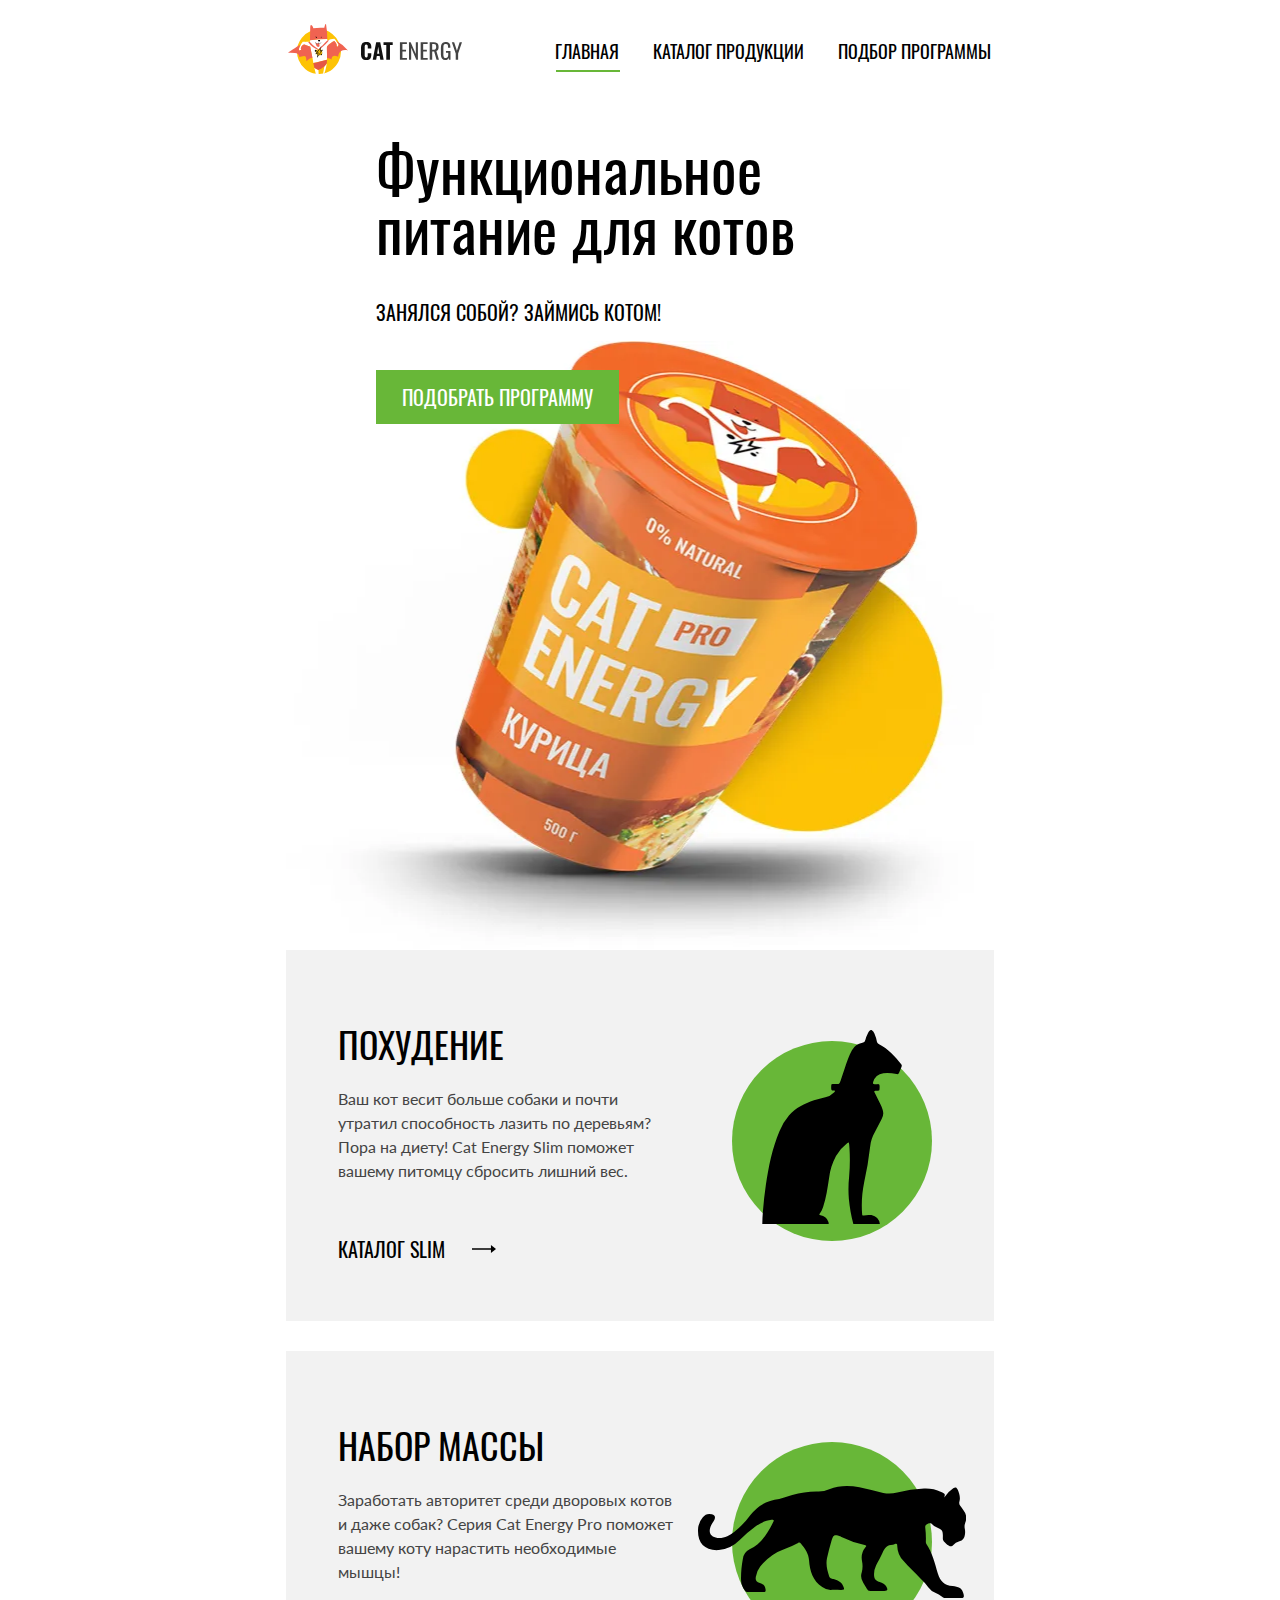
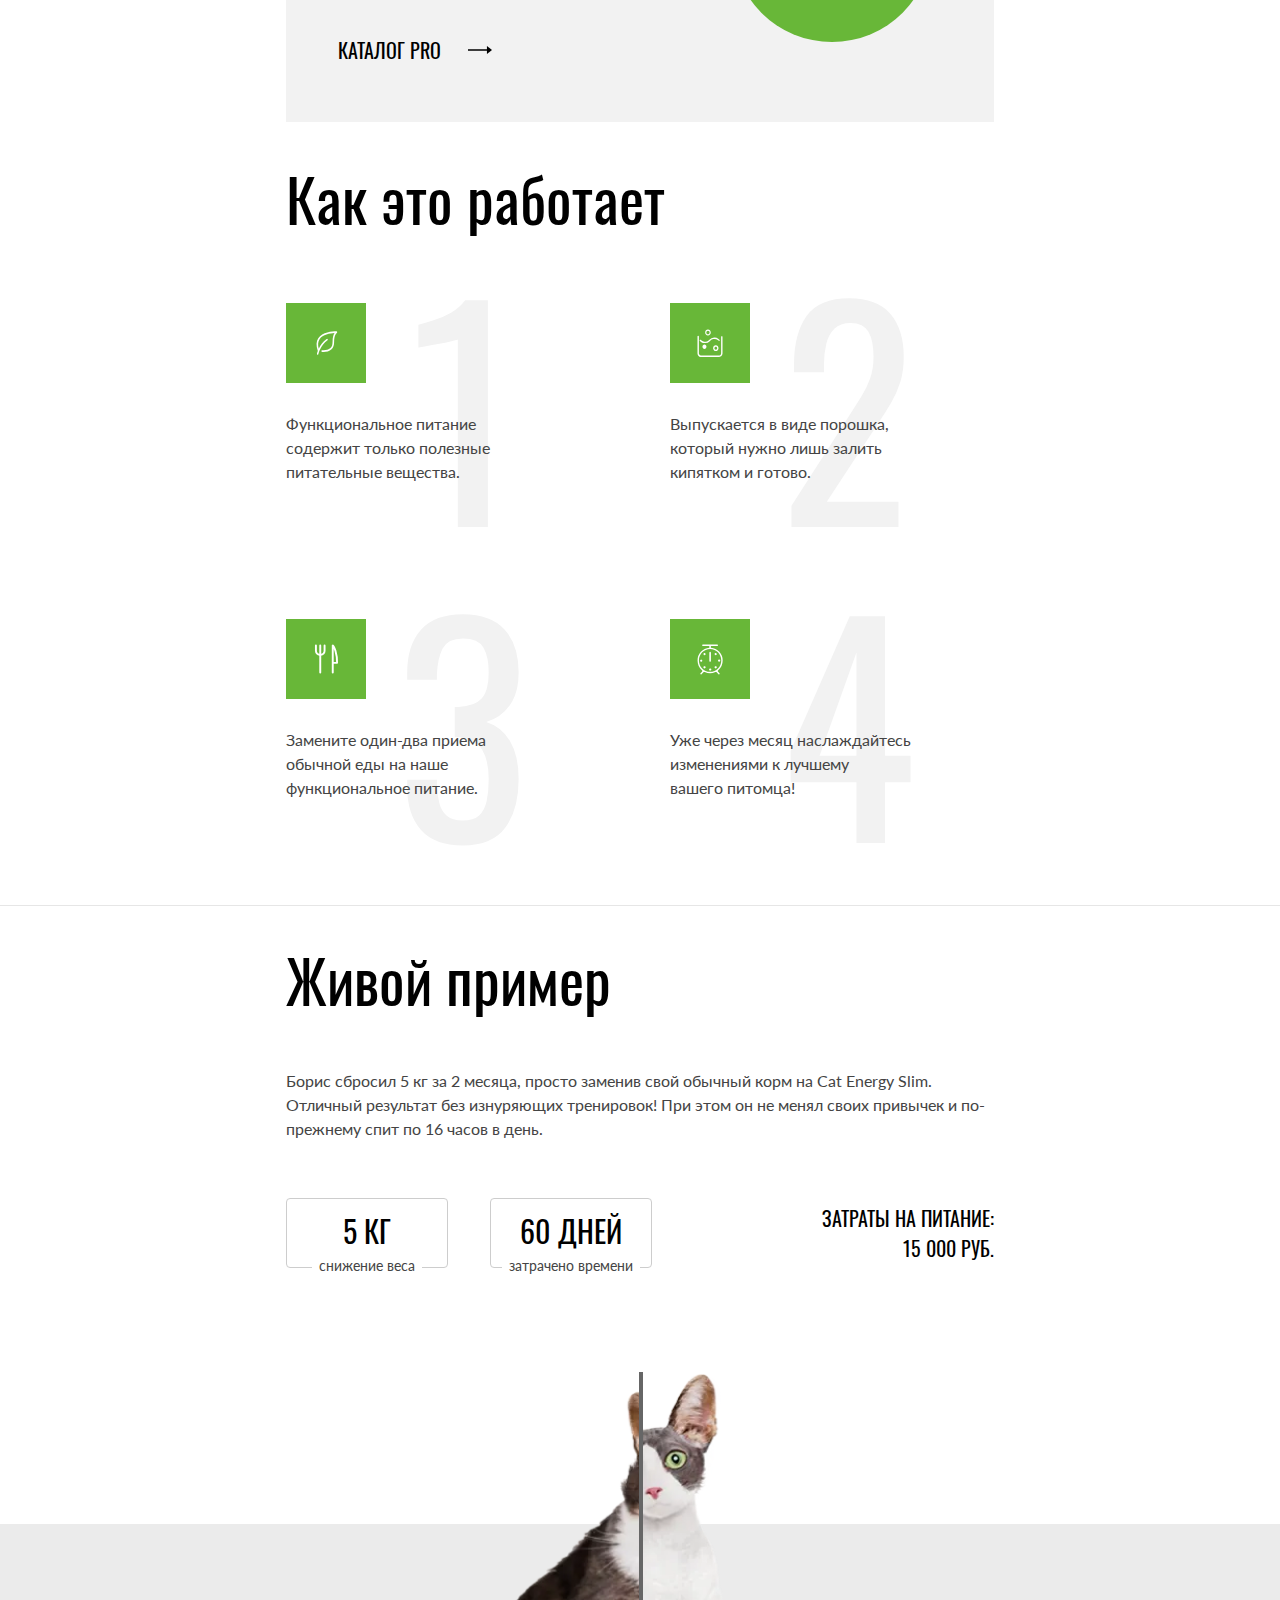
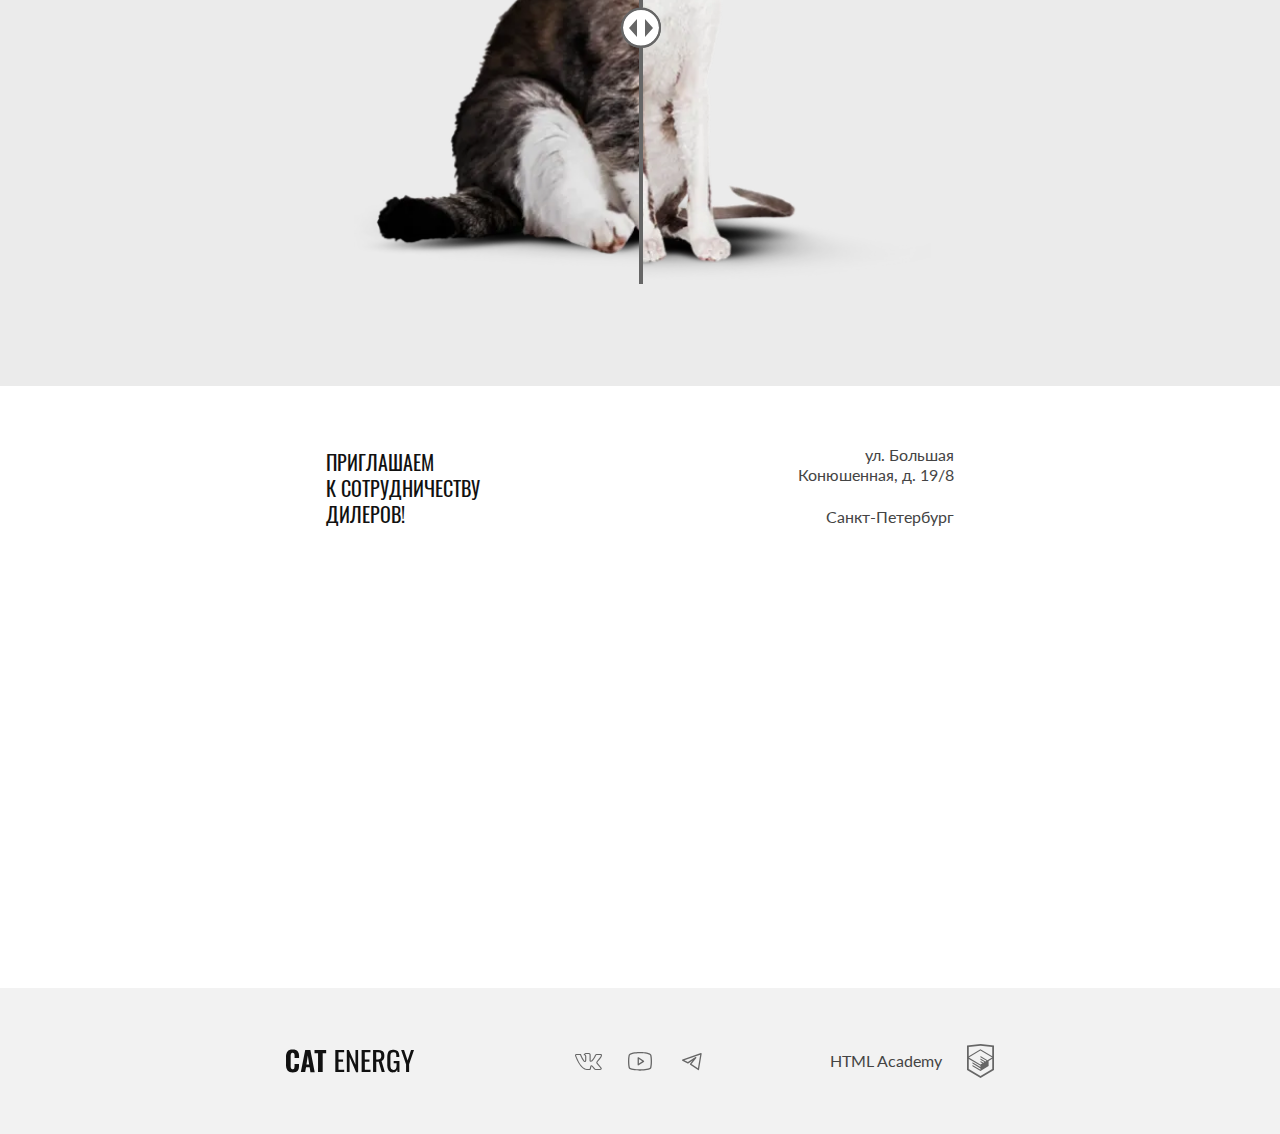
<file: index.html>
<!DOCTYPE html><html class="page" lang="ru"><head><meta charset="UTF-8"><title>Кэт энерджи</title><meta name="viewport" content="width=device-width,initial-scale=1"><link rel="stylesheet" href="styles/styles.css"><link rel="icon" href="favicon.ico"><link rel="icon" href="favicons/icon.svg" type="image/svg+xml"><link rel="apple-touch-icon" href="favicons/apple.png"><link rel="manifest" href="manifest.webmanifest"><link rel="preload" as="font" href="./fonts/lato/Lato-Regular.woff2" type="font/woff2" crossorigin="anonymous"><link rel="preload" as="font" href="./fonts/oswald/oswaldregular.woff2" type="font/woff2" crossorigin="anonymous"><script src="scripts/index.js" defer="defer"></script></head><body class="page__body"><header class="main-header"><nav class="main-header__nav main-header__nav--main main-header__nav--nojs"><div class="main-header__wrap"><a class="main-header__logo logo" href="#"><picture><source media="(min-width: 1440px)" srcset="./images/logo-image-desktop.svg" type="image/svg+xml" width="70" height="59"><source media="(min-width: 768px)" srcset="./images/logo-image-tablet.svg" type="image/svg+xml" width="60" height="50"><img class="logo-image" src="./images/logo-image-mobile.svg" width="33" height="38" alt="Логотип Cat Energy"></picture><img class="logo-text" width="101" height="18" src="./images/logo-text.svg" alt="Текстовый логотип Cat Energy"> </a><button class="main-header__toggler" type="button"><span class="visually-hidden">Открыть меню</span></button></div><ul class="main-header__menu site-menu site-menu--main"><li class="site-menu__item site-menu__item--current"><a class="site-menu__link" href="#">Главная</a></li><li class="site-menu__item"><a class="site-menu__link" href="catalog.html">Каталог продукции</a></li><li class="site-menu__item"><a class="site-menu__link" href="#">Подбор программы</a></li></ul></nav></header><main class="page__main-container main-container"><section class="main-container__header-promo header-promo"><div class="header-promo__inner container"><h1 class="header-promo__heading">Функциональное питание для котов</h1><p class="header-promo__text">Занялся собой? Займись котом!</p><picture><source width="552" height="499" type="image/webp" media="(min-width: 1440px)" srcset="./images/index-can-desktop@1x.webp, images/index-can-desktop@2x.webp 2x"><source width="709" height="609" type="image/webp" media="(min-width: 768px)" srcset="./images/index-can-tablet@1x.webp, images/index-can-tablet@2x.webp 2x"><source width="280" height="270" type="image/webp" srcset="./images/index-can-mobile@1x.webp, images/index-can-mobile@2x.webp 2x"><source width="552" height="499" type="image/png" media="(min-width: 1440px)" srcset="./images/index-can-desktop@1x.png, images/index-can-desktop@2x.png 2x"><source width="709" height="609" type="image/jpeg" media="(min-width: 768px)" srcset="./images/index-can-tablet@1x.jpg, images/index-can-tablet@2x.jpg 2x"><img class="header-promo__image" src="images/index-can-mobile@1x.png" srcset="images/index-can-mobile@2x.png 2x" width="280" height="270" alt="Банка Cat Energy Pro"></picture><a class="header-promo__button button" href="#">Подобрать программу</a></div></section><section class="main-container__sports-nutrition sports-nutrition"><div class="sports-nutrition__inner container"><h2 class="visually-hidden">Разделы каталога</h2><ul class="sports-nutrition__list"><li class="sports-nutrition__item"><h3 class="sports-nutrition__heading sports-nutrition__heading--slim">Похудение</h3><p class="sports-nutrition__description">Ваш кот весит больше собаки и почти утратил способность лазить по деревьям? Пора на диету! Cat Energy Slim поможет вашему питомцу сбросить лишний вес.</p><a class="sports-nutrition__link" href="#">Каталог slim</a></li><li class="sports-nutrition__item"><h3 class="sports-nutrition__heading sports-nutrition__heading--pro">Набор массы</h3><p class="sports-nutrition__description">Заработать авторитет среди дворовых котов и даже собак? Серия Cat Energy Pro поможет вашему коту нарастить необходимые мышцы!</p><a class="sports-nutrition__link" href="#">Каталог pro</a></li></ul></div></section><section class="main-container__advantages advantages"><div class="advantages__inner container"><h2 class="advantages__heading">Как это работает</h2><ol class="advantages__list"><li class="advantages__item advantages__item--useful-material"><p class="advantages__discription">Функциональное питание содержит только полезные питательные вещества.</p></li><li class="advantages__item advantages__item--mixture"><p class="advantages__discription">Выпускается в виде порошка, который нужно лишь залить кипятком и готово.</p></li><li class="advantages__item advantages__item--meal"><p class="advantages__discription">Замените один-два приема обычной еды на наше функциональное питание.</p></li><li class="advantages__item advantages__item--result"><p class="advantages__discription">Уже через месяц наслаждайтесь изменениями к лучшему вашего&nbsp;питомца!</p></li></ol></div></section><section class="main-container__example example"><div class="example__inner container"><div class="example__content"><h2 class="example__heading">Живой пример</h2><p class="example__discription">Борис сбросил 5 кг за 2 месяца, просто заменив свой обычный корм на Cat Energy Slim. Отличный результат без изнуряющих тренировок! При этом он не менял своих привычек и по-прежнему спит по 16 часов в день.</p><dl class="example__list"><div class="example__item"><dt class="example__title">Снижение веса</dt><dd class="example__digital-value">5 кг</dd></div><div class="example__item"><dt class="example__title">Затрачено времени</dt><dd class="example__digital-value">60 ДНЕЙ</dd></div></dl><p class="example__spending"><span>Затраты на питание:</span> <span>15&nbsp;000&nbsp;руб.</span></p></div><div class="example__wrap"><div class="example__images"><div class="example__image example__image--before example__image--active"><picture><source width="560" height="512" type="image/webp" media="(min-width: 768px)" srcset="./images/cat-fat-desktop@1x.webp, ./images/cat-fat-desktop@2x.webp 2x"><source width="280" height="256" type="image/webp" srcset="./images/cat-fat-mobile@1x.webp, ./images/cat-fat-mobile@2x.webp 2x"><source width="560" height="512" type="image/png" media="(min-width: 768px)" srcset="./images/cat-fat-desktop@1x.png, ./images/cat-fat-desktop@2x.png 2x"><img src="images/cat-fat-mobile@1x.png" srcset="images/cat-fat-mobile@2x.png 2x" width="280" height="256" alt="Кот до употребления корма"></picture><button class="example__button" type="button"><span class="visually-hidden">Переключатель котиков</span></button></div><div class="example__image example__image--after"><picture><source width="560" height="512" type="image/webp" media="(min-width: 768px)" srcset="./images/cat-small-desktop-after@1x.webp, ./images/cat-small-desktop-after@2x.webp 2x"><source width="280" height="256" type="image/webp" srcset="./images/cat-small-mobile-after@1x.webp, ./images/cat-small-mobile-after@2x.webp 2x"><source width="560" height="512" type="image/png" media="(min-width: 768px)" srcset="./images/cat-small-desktop-after@1x.png, ./images/cat-small-desktop-after@2x.png 2x"><img src="images//cat-small-mobile-after@1x.png" srcset="images/cat-small-mobile-after@2x.png 2x" width="280" height="256" alt="Кот после употребления корма"></picture></div></div></div></div></section><section class="main-container__contacts contacts contacts--main"><div class="contacts-wrapper"><div class="contacts__inner container"><h2 class="visually-hidden">Контакты</h2><p class="contacts__description">Приглашаем<br>к сотрудничеству дилеров!</p><p class="contacts__address"><span>ул. Большая Конюшенная, д. 19/8</span> <span>Санкт-Петербург</span></p></div></div><div class="contacts-map-script-wrap contacts-map-script-wrap--nojs"><iframe class="contacts-map-script" src="https://www.google.com/maps/embed?pb=!1m18!1m12!1m3!1d1998.603625719817!2d30.32047247732077!3d59.938719162093584!2m3!1f0!2f0!3f0!3m2!1i1024!2i768!4f13.1!3m3!1m2!1s0x4696310fca145cc1%3A0x42b32648d8238007!2z0JHQvtC70YzRiNCw0Y8g0JrQvtC90Y7RiNC10L3QvdCw0Y8g0YPQuy4sIDE5LzgsINCh0LDQvdC60YIt0J_QtdGC0LXRgNCx0YPRgNCzLCAxOTExODY!5e0!3m2!1sru!2sru!4v1725535358266!5m2!1sru!2sru" width="600" height="450" style="border:0;" allowfullscreen="" loading="lazy" referrerpolicy="no-referrer-when-downgrade"></iframe></div><noscript><picture><source width="1440" height="400" type="image/webp" media="(min-width: 1440px)" srcset="./images/map-desktop@1x.webp, ./images/map-desktop@2x.webp 2x"><source width="768" height="400" type="image/webp" media="(min-width: 768px)" srcset="./images/map-tablet@1x.webp, ./images/map-tablet@2x.webp 2x"><source width="280" height="256" type="image/webp" srcset="./images/map-mobile@1x.webp, ./images/map-mobile@2x.webp 2x"><source width="1440" height="400" type="image/png" media="(min-width: 1440px)" srcset="./images/map-desktop@1x.png, ./images/map-desktop@2x.png 2x"><source width="768" height="400" type="image/png" media="(min-width: 768px)" srcset="./images/map-tablet@1x.png, ./images/map-tablet@2x.png 2x"><img class="contacts-map" src="images/map-mobile@1x.png" srcset="images/map-mobile@2x.png 2x" width="320" height="362" alt="Карта с магазином"></picture></noscript></section></main><footer class="page__main-footer main-footer"><span class="visually-hidden">"Текстовый логотип Cat Energy"</span><div class="main-footer__inner container"><a class="main-footer__logo" href="#"><span class="visually-hidden">"Текстовый логотип Cat Energy"</span></a><ul class="main-footer__social social"><li class="social__item"><a class="social__link social__link--vkontakte" href="https://vk.com/htmlacademy" target="_blank" rel="noreferrer noopener"><span class="visually-hidden">Вконтакте</span></a></li><li class="social__item"><a class="social__link social__link--youtube" href="https://www.youtube.com/c/HTMLAcademyRUS" target="_blank" rel="noreferrer noopener"><span class="visually-hidden">YouTube</span></a></li><li class="social__item"><a class="social__link social__link--telegram" href="https://t.me/htmlacademy" target="_blank" rel="noreferrer noopener"><span class="visually-hidden">Telegram</span></a></li></ul><a class="main-footer__developer developer" href="https://htmlacademy.ru/intensive/htmlcss" target="_blank" rel="noreferrer noopener"><span class="developer__website-developer">HTML Academy</span></a></div></footer></body></html>
</file>
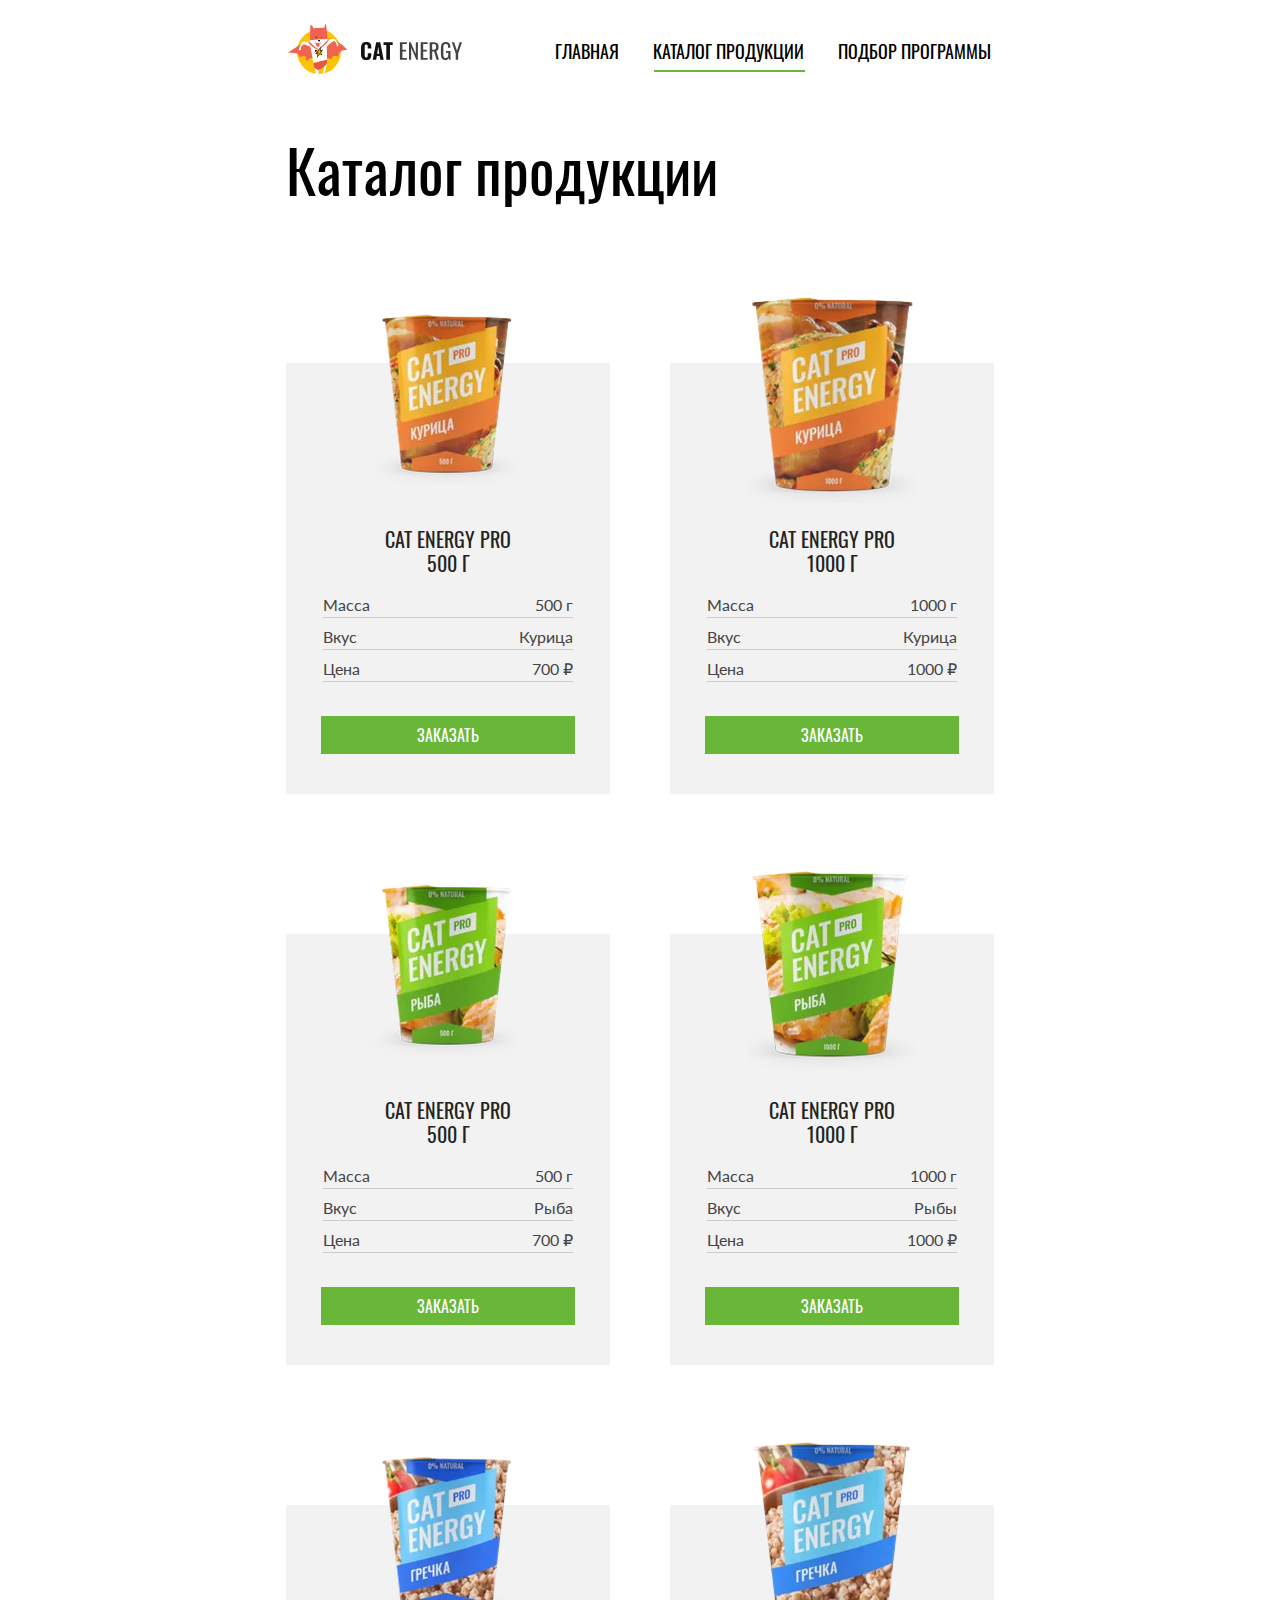
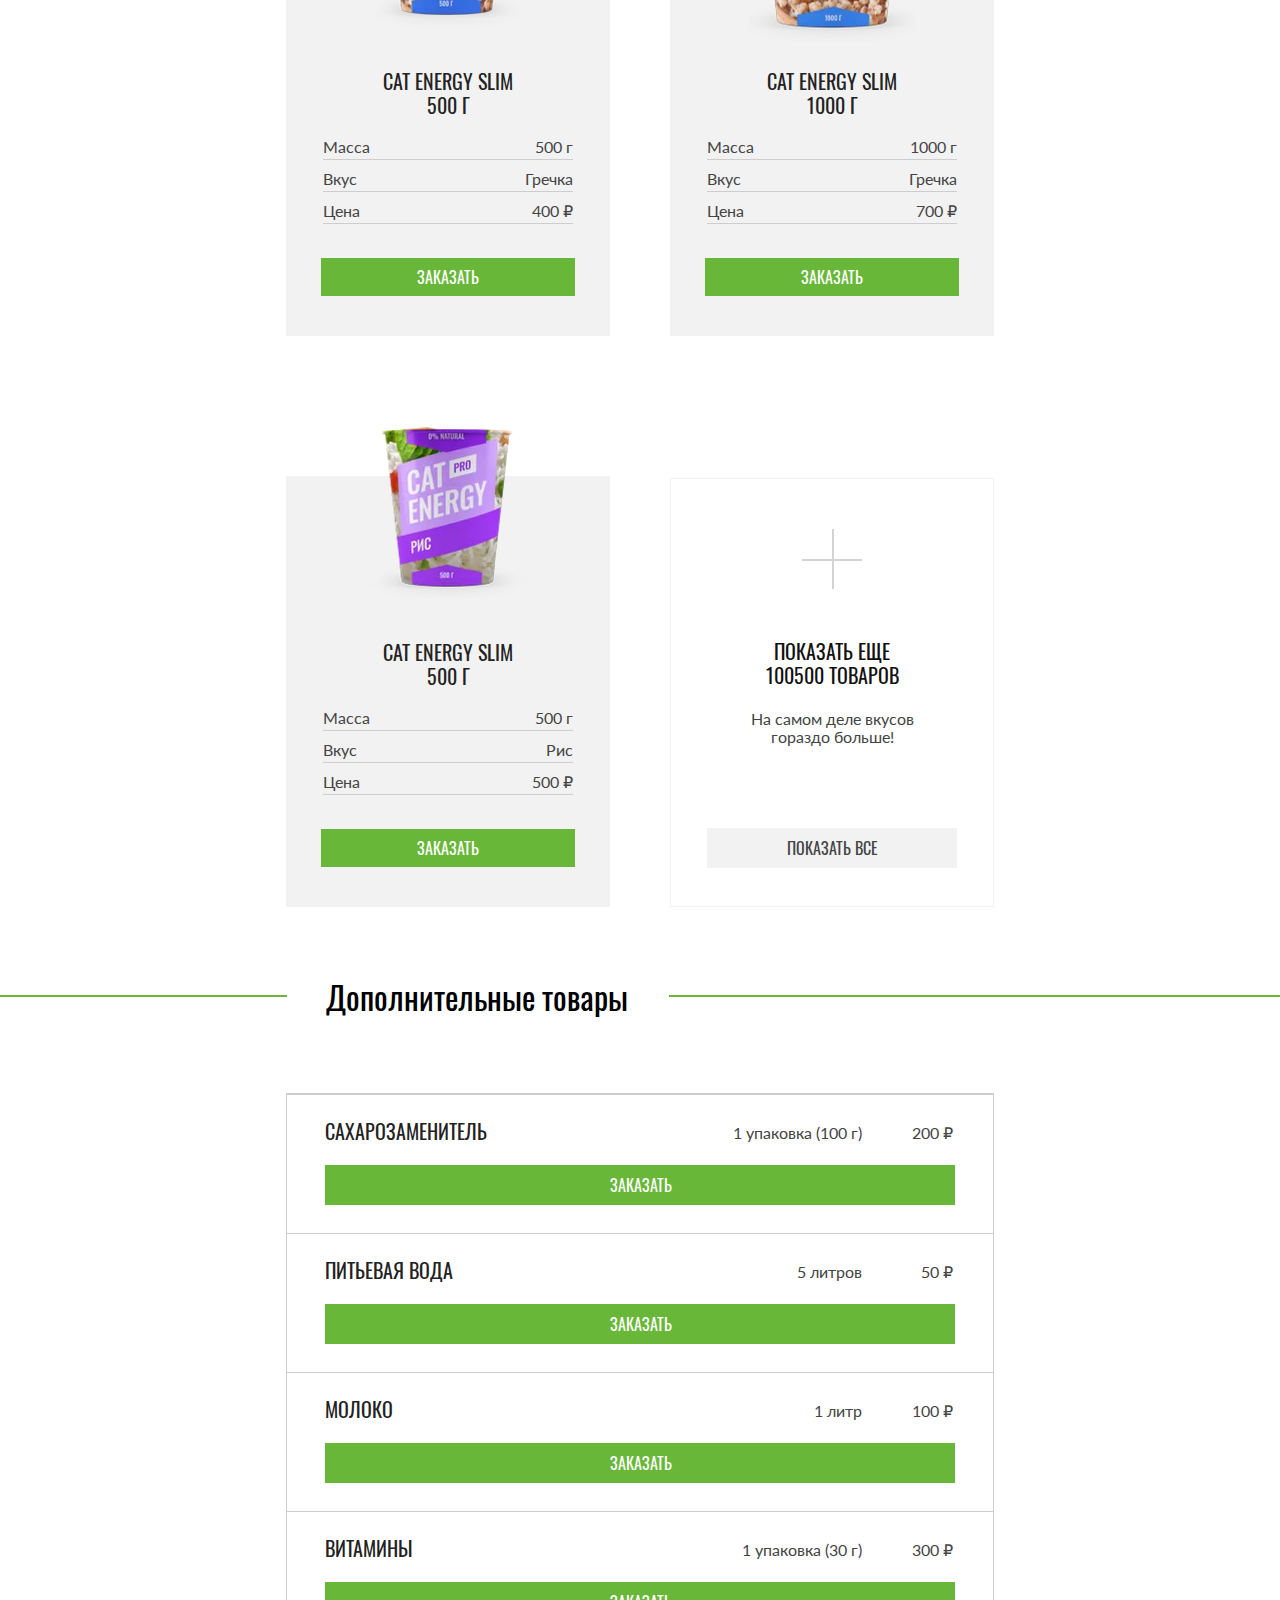
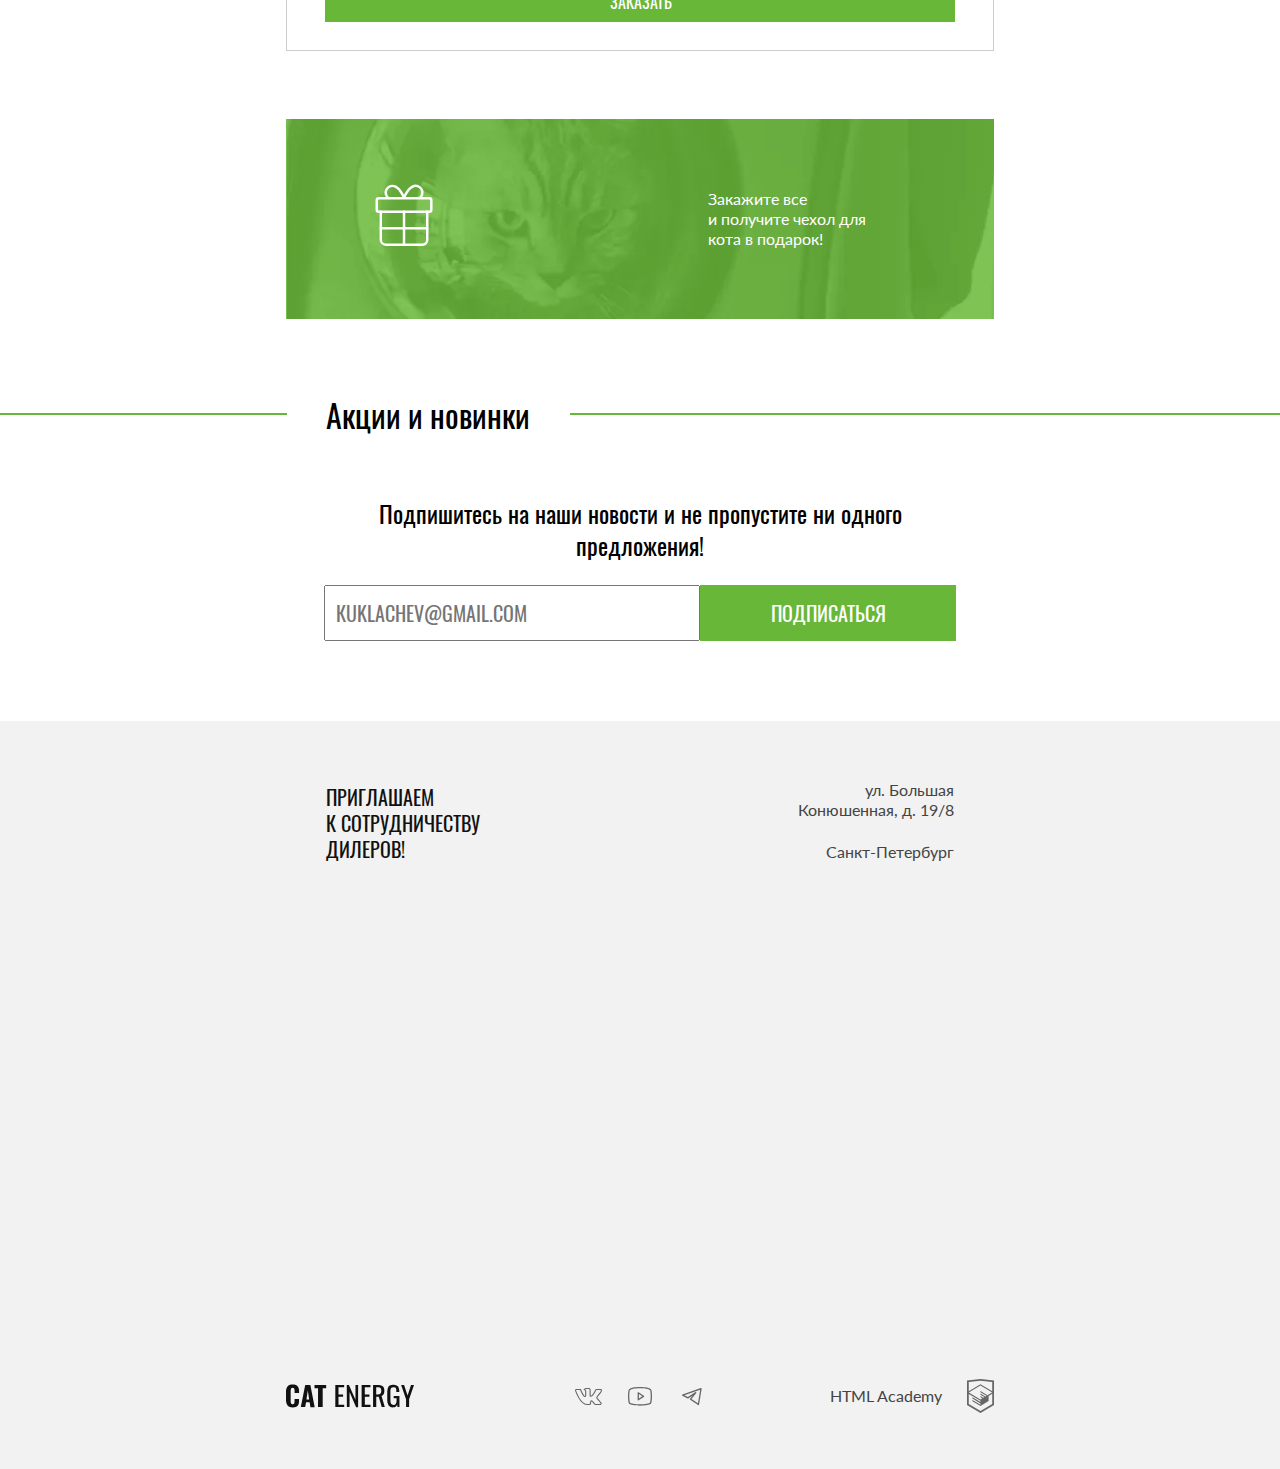
<file: catalog.html>
<!DOCTYPE html><html class="page" lang="ru"><head><meta charset="UTF-8"><title>Католог продукции</title><meta name="viewport" content="width=device-width,initial-scale=1"><link rel="stylesheet" href="styles/styles.css"><link rel="icon" href="favicon.ico"><link rel="icon" href="favicons/icon.svg" type="image/svg+xml"><link rel="apple-touch-icon" href="favicons/apple.png"><link rel="manifest" href="manifest.webmanifest"><link rel="preload" as="font" href="./fonts/lato/Lato-Regular.woff2" type="font/woff2" crossorigin="anonymous"><link rel="preload" as="font" href="./fonts/oswald/oswaldregular.woff2" type="font/woff2" crossorigin="anonymous"><script src="scripts/index.js" defer="defer"></script></head><body class="page__body"><header class="main-header"><nav class="main-header__nav main-header__nav--nojs"><div class="main-header__wrap main-header__wrap--catalog"><a class="main-header__logo logo" href="index.html"><picture><source media="(min-width: 1440px)" srcset="./images/logo-image-desktop.svg" type="image/svg+xml" width="70" height="59"><source media="(min-width: 768px)" srcset="./images/logo-image-tablet.svg" type="image/svg+xml" width="60" height="50"><img class="logo-image" src="./images/logo-image-mobile.svg" width="33" height="38" alt="Логотип Cat Energy"></picture><img class="logo-text" width="101" height="18" src="./images/logo-text.svg" alt="Текстовый логотип Cat Energy"> </a><button class="main-header__toggler" type="button"><span class="visually-hidden">Открыть меню</span></button></div><ul class="main-header__menu site-menu site-menu--catalog"><li class="site-menu__item"><a class="site-menu__link" href="index.html">Главная</a></li><li class="site-menu__item site-menu__item--current"><a class="site-menu__link" href="#">Каталог продукции</a></li><li class="site-menu__item"><a class="site-menu__link" href="#">Подбор программы</a></li></ul></nav></header><main class="page__main-container main-container"><section class="main-container__header container"><h1 class="main-container__heading">Каталог продукции</h1></section><section class="main-container__list products-list"><div class="products-list__inner container"><h2 class="visually-hidden">Список продукции</h2><article class="products-list__item product"><a class="product__link" href="#"><h3 class="product__heading">Cat Energy Pro 500 г</h3></a><a class="product__picture" href="#"><picture><source width="161" height="172" type="image/webp" media="(min-width: 1440px)" srcset="./images/card-1-tablet-desktop@1x.webp, ./images/card-1-tablet-desktop@2x.webp 2x"><source width="161" height="172" type="image/webp" media="(min-width: 768px)" srcset="./images/card-1-tablet-desktop@1x.webp, ./images/card-1-tablet-desktop@2x.webp 2x"><source width="68" height="86" type="image/webp" srcset="./images/card-1-mobile@1x.webp, ./images/card-1-mobile@2x.webp 2x"><source width="161" height="172" type="image/png" media="(min-width: 1440px)" srcset="./images/card-1-tablet-desktop@1x.png, ./images/card-1-tablet-desktop@2x.png 2x"><source width="161" height="172" type="image/png" media="(min-width: 768px)" srcset="./images/card-1-tablet-desktop@1x.png, ./images/card-1-tablet-desktop@2x.png 2x"><img class="product__img" src="images/card-1-mobile@1x.png" srcset="images/card-1-mobile@2x.png 2x" width="68" height="86" alt="Cat Energy Pro 500 г со вкусом курицы"></picture></a><dl class="product__description"><dt class="product__title">Масса</dt><dd class="product__definition">500 г</dd><dt class="product__title">Вкус</dt><dd class="product__definition">Курица</dd><dt class="product__title">Цена</dt><dd class="product__definition product__definition--price">700 ₽</dd></dl><a class="product__button button" href="#">Заказать</a></article><article class="products-list__item product"><a class="product__link" href="#"><h3 class="product__heading">Cat Energy Pro 1000 г</h3></a><a class="product__picture" href="#"><picture><source width="172" height="196" type="image/webp" media="(min-width: 1440px)" srcset="./images/card-2-desktop@1x.webp, ./images/card-2-desktop@2x.webp 2x"><source width="168" height="206" type="image/webp" media="(min-width: 768px)" srcset="./images/card-2-tablet@1x.webp, ./images/card-2-tablet@2x.webp 2x"><source width="68" height="86" type="image/webp" srcset="./images/card-2-mobile@1x.webp, ./images/card-2-mobile@2x.webp 2x"><source width="172" height="196" type="image/png" media="(min-width: 1440px)" srcset="./images/card-2-desktop@1x.png, ./images/card-2-desktop@2x.png 2x"><source width="168" height="206" type="image/png" media="(min-width: 768px)" srcset="./images/card-2-tablet@1x.png, ./images/card-2-tablet@2x.png 2x"><img class="product__img" src="images/card-2-mobile@1x.png" srcset="images/card-2-mobile@2x.png 2x" width="84" height="100" alt="Cat Energy Pro 1000 г со вкусом курицы"></picture></a><dl class="product__description"><dt class="product__title">Масса</dt><dd class="product__definition">1000 г</dd><dt class="product__title">Вкус</dt><dd class="product__definition">Курица</dd><dt class="product__title">Цена</dt><dd class="product__definition product__definition--price">1000 ₽</dd></dl><a class="product__button button" href="#">Заказать</a></article><article class="products-list__item product"><a class="product__link" href="#"><h3 class="product__heading">Cat Energy Pro 500 г</h3></a><a class="product__picture" href="#"><picture><source width="163" height="174" type="image/webp" media="(min-width: 1440px)" srcset="./images/card-3-tablet-destop@1x.webp, ./images/card-3-tablet-destop@2x.webp 2x"><source width="163" height="174" type="image/webp" media="(min-width: 768px)" srcset="./images/card-3-tablet-destop@1x.webp, ./images/card-3-tablet-destop@2x.webp 2x"><source width="68" height="86" type="image/webp" srcset="./images/card-3-mobile@1x.webp, ./images/card-3-mobile@2x.webp 2x"><source width="163" height="174" type="image/png" media="(min-width: 1440px)" srcset="./images/card-3-tablet-destop@1x.png, ./images/card-3-tablet-destop@2x.png 2x"><source width="163" height="174" type="image/png" media="(min-width: 768px)" srcset="./images/card-3-tablet-destop@1x.png, ./images/card-3-tablet-destop@2x.png 2x"><img class="product__img" src="images/card-3-mobile@1x.png" srcset="images/card-3-mobile@2x.png 2x" width="68" height="78" alt="Cat Energy Pro 500 г со вкусом рыба"></picture></a><dl class="product__description"><dt class="product__title">Масса</dt><dd class="product__definition">500 г</dd><dt class="product__title">Вкус</dt><dd class="product__definition">Рыба</dd><dt class="product__title">Цена</dt><dd class="product__definition product__definition--price">700 ₽</dd></dl><a class="product__button button" href="#">Заказать</a></article><article class="products-list__item product"><a class="product__link" href="#"><h3 class="product__heading">Cat Energy Pro 1000 г</h3></a><a class="product__picture" href="#"><picture><source width="172" height="196" type="image/webp" media="(min-width: 1440px)" srcset="./images/card-4-desktop@1x.webp, ./images/card-4-desktop@2x.webp 2x"><source width="168" height="200" type="image/webp" media="(min-width: 768px)" srcset="./images/card-4-tablet@1x.webp, ./images/card-4-tablet@2x.webp 2x"><source width="68" height="86" type="image/webp" srcset="./images/card-4-mobile@1x.webp, ./images/card-4-mobile@2x.webp 2x"><source width="172" height="196" type="image/png" media="(min-width: 1440px)" srcset="./images/card-4-desktop@1x.png, ./images/card-4-desktop@2x.png 2x"><source width="168" height="200" type="image/png" media="(min-width: 768px)" srcset="./images/card-4-tablet@1x.png, ./images/card-4-tablet@2x.png 2x"><img class="product__img" src="images/card-4-mobile@1x.png" srcset="images/card-4-mobile@2x.png 2x" width="84" height="100" alt="Cat Energy Pro 100 г со вкусом рыбы"></picture></a><dl class="product__description"><dt class="product__title">Масса</dt><dd class="product__definition">1000 г</dd><dt class="product__title">Вкус</dt><dd class="product__definition">Рыбы</dd><dt class="product__title">Цена</dt><dd class="product__definition product__definition--price">1000 ₽</dd></dl><a class="product__button button" href="#">Заказать</a></article><article class="products-list__item product"><a class="product__link" href="#"><h3 class="product__heading">Cat Energy sLIM 500 г</h3></a><a class="product__picture" href="#"><picture><source width="161" height="171" type="image/webp" media="(min-width: 1440px)" srcset="./images/card-5-tablet-desktop@1x.webp, ./images/card-5-tablet-desktop@2x.webp 2x"><source width="161" height="171" type="image/webp" media="(min-width: 768px)" srcset="./images/card-5-tablet-desktop@1x.webp, ./images/card-5-tablet-desktop@2x.webp 2x"><source width="68" height="86" type="image/webp" srcset="./images/card-5-mobile@1x.webp, ./images/card-5-mobile@2x.webp 2x"><source width="161" height="171" type="image/png" media="(min-width: 1440px)" srcset="./images/card-5-tablet-desktop@1x.png, ./images/card-5-tablet-desktop@2x.png 2x"><source width="161" height="171" type="image/png" media="(min-width: 768px)" srcset="./images/card-5-tablet-desktop@1x.png, ./images/card-5-tablet-desktop@2x.png 2x"><img class="product__img" src="images/card-5-mobile@1x.png" srcset="images/card-5-mobile@2x.png 2x" width="68" height="78" alt="Cat Energy Pro 500 г со вкусом гречки"></picture></a><dl class="product__description"><dt class="product__title">Масса</dt><dd class="product__definition">500 г</dd><dt class="product__title">Вкус</dt><dd class="product__definition">Гречка</dd><dt class="product__title">Цена</dt><dd class="product__definition product__definition--price">400 ₽</dd></dl><a class="product__button button" href="#">Заказать</a></article><article class="products-list__item product"><a class="product__link" href="#"><h3 class="product__heading">Cat Energy SLIM 1000 г</h3></a><a class="product__picture" href="#"><picture><source width="172" height="196" type="image/webp" media="(min-width: 1440px)" srcset="./images/card-6-desktop@1x.webp, ./images/card-6-desktop@2x.webp 2x"><source width="168" height="200" type="image/webp" media="(min-width: 768px)" srcset="./images/card-6-tablet@1x.webp, ./images/card-6-tablet@2x.webp 2x"><source width="68" height="86" type="image/webp" srcset="./images/card-6-mobile@1x.webp, ./images/card-6-mobile@2x.webp 2x"><source width="172" height="196" type="image/png" media="(min-width: 1440px)" srcset="./images/card-6-desktop@1x.png, ./images/card-6-desktop@2x.png 2x"><source width="168" height="200" type="image/png" media="(min-width: 768px)" srcset="./images/card-6-tablet@1x.png, ./images/card-6-tablet@2x.png 2x"><img class="product__img" src="images/card-6-mobile@1x.png" srcset="images/card-6-mobile@2x.png 2x" width="84" height="100" alt="Cat Energy Pro 500 г со вкусом гречки"></picture></a><dl class="product__description"><dt class="product__title">Масса</dt><dd class="product__definition">1000 г</dd><dt class="product__title">Вкус</dt><dd class="product__definition">Гречка</dd><dt class="product__title">Цена</dt><dd class="product__definition product__definition--price">700 ₽</dd></dl><a class="product__button button" href="#">Заказать</a></article><article class="products-list__item product"><a class="product__link" href="#"><h3 class="product__heading">Cat Energy sLIM 500 г</h3></a><a class="product__picture" href="#"><picture><source width="163" height="174" type="image/webp" media="(min-width: 1440px)" srcset="./images/card-7-tablet-desktop@1x.webp, ./images/card-7-tablet-desktop@2x.webp 2x"><source width="163" height="174" type="image/webp" media="(min-width: 768px)" srcset="./images/card-7-tablet-desktop@1x.webp, ./images/card-7-tablet-desktop@2x.webp 2x"><source width="68" height="86" type="image/webp" srcset="./images/card-7-mobile@1x.webp, ./images/card-7-mobile@2x.webp 2x"><source width="163" height="174" type="image/png" media="(min-width: 1440px)" srcset="./images/card-7-tablet-desktop@1x.png, ./images/card-7-tablet-desktop@2x.png 2x"><source width="163" height="174" type="image/png" media="(min-width: 768px)" srcset="./images/card-7-tablet-desktop@1x.png, ./images/card-7-tablet-desktop@2x.png 2x"><img class="product__img" src="images/card-7-mobile@1x.png" srcset="images/card-7-mobile@2x.png 2x" width="72" height="84" alt="Cat Energy Pro 500 г со вкусом риса"></picture></a><dl class="product__description"><dt class="product__title">Масса</dt><dd class="product__definition">500 г</dd><dt class="product__title">Вкус</dt><dd class="product__definition">Рис</dd><dt class="product__title">Цена</dt><dd class="product__definition product__definition--price">500 ₽</dd></dl><a class="product__button button" href="#">Заказать</a></article><article class="products-list__item products-list__item--show-more show-more"><h3 class="show-more__heading">Показать еще 100500 товаров</h3><p class="show-more__text">На самом деле вкусов гораздо больше!</p><a class="show-more__button button button--secondary" href="#">показать все</a></article></div></section><section class="main-container__additional-products additional-products"><div class="additional-products__inner container"><h2 class="additional-products__heading">Дополнительные товары</h2><ul class="additional-products__list additional-product"><li class="additional-product__item"><h3 class="additional-product__heading">Сахарозаменитель</h3><dl class="additional-product__list"><dt class="visually-hidden">Объем</dt><dd class="additional-product__definition">1 упаковка (100 г)</dd><dt class="visually-hidden">Цена</dt><dd class="additional-product__definition additional-product__definition--price">200 ₽</dd></dl><a class="additional-product__button button" href="#">Заказать</a></li><li class="additional-product__item"><h3 class="additional-product__heading">Питьевая вода</h3><dl class="additional-product__list"><dt class="visually-hidden">Объем</dt><dd class="additional-product__definition">5 литров</dd><dt class="visually-hidden">Цена</dt><dd class="additional-product__definition additional-product__definition--price">50 ₽</dd></dl><a class="additional-product__button button" href="#">Заказать</a></li><li class="additional-product__item"><h3 class="additional-product__heading">Молоко</h3><dl class="additional-product__list"><dt class="visually-hidden">Объем</dt><dd class="additional-product__definition">1 литр</dd><dt class="visually-hidden">Цена</dt><dd class="additional-product__definition additional-product__definition--price">100 ₽</dd></dl><a class="additional-product__button button" href="#">Заказать</a></li><li class="additional-product__item"><h3 class="additional-product__heading">Витамины</h3><dl class="additional-product__list"><dt class="visually-hidden">Объем</dt><dd class="additional-product__definition">1 упаковка (30 г)</dd><dt class="visually-hidden">Цена</dt><dd class="additional-product__definition additional-product__definition--price">300 ₽</dd></dl><a class="additional-product__button button" href="#">Заказать</a></li></ul><section class="additional-products__promotion promotion"><h3 class="visually-hidden">Специальное предложение</h3><p class="promotion__description">Закажите все<br>и получите чехол для кота в подарок!</p></section></div></section><section class="subscribe"><div class="subscribe__inner container"><h2 class="subscribe__heading">Акции и новинки</h2><p class="subscribe__description">Подпишитесь на наши новости и не пропустите ни одного предложения!</p><form class="subscribe__form subscribe-form" action="https://echo.htmlacademy.ru" method="post"><label class="subscribe-form__field"><span class="visually-hidden">Ваш e-mail</span> <input class="subscribe-form__input" type="email" name="email" placeholder="кuklachev@gmail.com"></label> <button class="subscribe-form__button button" type="submit">Подписаться</button></form></div></section><section class="main-container__contacts contacts contacts--catalog"><div class="contacts-wrapper"><div class="contacts__inner container"><h2 class="visually-hidden">Контакты</h2><p class="contacts__description">Приглашаем<br>к сотрудничеству дилеров!</p><p class="contacts__address"><span>ул. Большая Конюшенная, д. 19/8</span> <span>Санкт-Петербург</span></p></div></div><div class="contacts-map-script-wrap contacts-map-script-wrap--nojs"><iframe class="contacts-map-script" src="https://www.google.com/maps/embed?pb=!1m18!1m12!1m3!1d1998.603625719817!2d30.32047247732077!3d59.938719162093584!2m3!1f0!2f0!3f0!3m2!1i1024!2i768!4f13.1!3m3!1m2!1s0x4696310fca145cc1%3A0x42b32648d8238007!2z0JHQvtC70YzRiNCw0Y8g0JrQvtC90Y7RiNC10L3QvdCw0Y8g0YPQuy4sIDE5LzgsINCh0LDQvdC60YIt0J_QtdGC0LXRgNCx0YPRgNCzLCAxOTExODY!5e0!3m2!1sru!2sru!4v1725535358266!5m2!1sru!2sru" width="600" height="450" style="border:0;" allowfullscreen="" loading="lazy" referrerpolicy="no-referrer-when-downgrade"></iframe></div><noscript><picture><source width="1440" height="400" type="image/webp" media="(min-width: 1440px)" srcset="./images/map-desktop@1x.webp, ./images/map-desktop@2x.webp 2x"><source width="768" height="400" type="image/webp" media="(min-width: 768px)" srcset="./images/map-tablet@1x.webp, ./images/map-tablet@2x.webp 2x"><source width="280" height="256" type="image/webp" srcset="./images/map-mobile@1x.webp, ./images/map-mobile@2x.webp 2x"><source width="1440" height="400" type="image/png" media="(min-width: 1440px)" srcset="./images/map-desktop@1x.png, ./images/map-desktop@2x.png 2x"><source width="768" height="400" type="image/png" media="(min-width: 768px)" srcset="./images/map-tablet@1x.png, ./images/map-tablet@2x.png 2x"><img class="contacts-map" src="images/map-mobile@1x.png" srcset="images/map-mobile@2x.png 2x" width="320" height="362" alt="Карта с магазином"></picture></noscript></section></main><footer class="page__main-footer main-footer"><div class="main-footer__inner container"><a class="main-footer__logo" href="#"><span class="visually-hidden">"Текстовый логотип Cat Energy"</span></a><ul class="main-footer__social social"><li class="social__item"><a class="social__link social__link--vkontakte" href="https://vk.com/htmlacademy" target="_blank" rel="noreferrer noopener"><span class="visually-hidden">Вконтакте</span></a></li><li class="social__item"><a class="social__link social__link--youtube" href="https://www.youtube.com/c/HTMLAcademyRUS" target="_blank" rel="noreferrer noopener"><span class="visually-hidden">YouTube</span></a></li><li class="social__item"><a class="social__link social__link--telegram" href="https://t.me/htmlacademy" target="_blank" rel="noreferrer noopener"><span class="visually-hidden">Telegram</span></a></li></ul><a class="main-footer__developer developer" href="https://htmlacademy.ru/intensive/htmlcss" target="_blank" rel="noreferrer noopener"><span class="developer__website-developer">HTML Academy</span></a></div></footer></body></html>
</file>
<file: styles/styles.css>
@font-face{font-family:Lato;font-weight:400;font-style:normal;src:url(../fonts/lato/Lato-Regular.woff2)format("woff2");font-display:swap}@font-face{font-family:Oswald;font-weight:400;font-style:normal;src:url(../fonts/oswald/oswaldregular.woff2)format("woff2");font-display:swap}*,:before,:after{box-sizing:border-box}img{max-width:100%;height:auto}body{color:#444;background-color:#fff;font-family:Lato,Arial,sans-serif;font-size:14px;line-height:18px}.button{color:#fff;text-transform:uppercase;text-align:center;background-color:#68b738;border:none;padding:11px 12px;font-family:Oswald,Arial,sans-serif;font-size:16px;text-decoration:none;display:inline-block}@media (width>=768px){.button{padding:14px 26px;font-size:20px;line-height:26px}}.button:hover{background-color:#5faa2f}.button:active{color:#ffffff4d;background-color:#5faa2f}.button--secondary{color:#444;background-color:#f2f2f2}.button--secondary:hover{background-color:#ebebeb}.button--secondary:active{color:#4444444d;background-color:#ebebeb}.page{height:100%;font-family:Lato,Arial,sans-serif;font-size:18px;line-height:27px}.page__body{color:#444;background-color:#fff;grid-template-rows:min-content 1fr min-content;min-height:100%;margin:0;display:grid}@media (width>=768px){.main-header__nav{grid-template-columns:174px 1fr;align-items:center;gap:16px;width:704px;margin:0 auto;padding:18px 0;display:grid}}@media (width>=1440px){.main-header__nav{justify-content:space-between;width:1220px;padding:52px 0;display:flex}}@media (width<=767px){.main-header__wrap{grid-template-columns:33px 1fr 33px;align-items:center;gap:16px;width:320px;margin:0 auto;padding:13px 18px 10px 20px;display:grid}}.main-header__logo{grid-column:1/3}.main-header__logo .logo-text{justify-self:center}@media (width>=1440px){.main-header__logo .logo-text{width:118px;height:21px}}.main-header__menu{margin:0}@media (width<=767px){.main-header__menu{background-color:#fff}.main-header__nav--closed .main-header__menu{display:none}.main-header__nav--opened .main-header__menu{z-index:2;display:block;position:absolute;left:0;right:0}}@media (width>=768px){.main-header__menu{margin-right:-17px}}@media (width>=1440px){.main-header__menu{max-width:600px}}.main-header__toggler{background-color:#0000;background-image:url(../icons/stack.svg#burger);background-position:50%;background-repeat:no-repeat;border:none;width:24px;height:24px;display:none}@media (width<=767px){.main-header__nav--closed .main-header__toggler{margin-left:auto;display:block}.main-header__nav--opened .main-header__toggler{background-image:url(../icons/stack.svg#close);margin-left:auto;display:block}}@media (width>=768px){.main-header__toggler{display:none}}.main-header__nav--nojs .main-header__toggler{display:none}.main-header__nav--nojs .main-header__wrap{min-height:0;position:static}.main-header__nav--nojs .site-menu__item{display:block}.container{width:280px;margin-left:auto;margin-right:auto}@media (width>=768px){.container{width:708px}}@media (width>=1440px){.container{width:1220px}}@media (width<=767px){.logo{grid-template-columns:33px 1fr;align-items:center;gap:16px;display:grid}}@media (width>=768px){.logo{grid-template-columns:60px 1fr;align-items:center;gap:13px;display:grid}}@media (width>=1440px){.logo{grid-template-columns:70px 1fr}}.logo__text{justify-self:center}.logo:hover{opacity:.8}.logo:active{opacity:.6}.site-menu{color:#000;text-transform:uppercase;padding:0;font-family:Oswald,Arial,sans-serif;font-size:20px;font-weight:400;line-height:20px;list-style-type:none}@media (width<=767px){.site-menu{text-align:center;border-top:1px solid #e6e6e6;font-size:20px;font-weight:500}}@media (width>=768px){.site-menu{flex-wrap:wrap;margin-left:auto;font-size:18px;line-height:24px;display:flex}}@media (width>=1440px){.site-menu{font-size:20px}}@media (width<=767px){.site-menu__item{border-bottom:1px solid #e6e6e6}}@media (width>=768px){.site-menu__item--current{position:relative}.site-menu__item--current:after{content:"";background-color:#68b738;height:2px;position:absolute;bottom:12px;left:17px;right:17px}}@media (width>=1440px){.site-menu__item--current{position:relative}.site-menu__item--current:after{content:"";background-color:#fff;height:2px;position:absolute;bottom:8px;left:17px;right:17px}.site-menu--catalog .site-menu__item--current{position:relative}.site-menu--catalog .site-menu__item--current:after{content:"";background-color:#68b738;height:2px;position:absolute;bottom:8px;left:17px;right:17px}}.site-menu__link{color:#000;padding:23px 22px 22px;text-decoration:none;display:block}@media (width>=768px){.site-menu__link{padding:21px 18px 21px 16px}}@media (width>=1440px){.site-menu__link{padding:21px 17px}}.site-menu__link:link:hover{opacity:.6}.site-menu__link:link:active{opacity:.3}@media (width>=1440px){.site-menu--main .site-menu__link{color:#fff}}.main-container__header-promo{padding:26px 0 23px}@media (width>=768px){.main-container__header-promo{padding-top:34px;padding-bottom:0}}@media (width>=1440px){.main-container__header-promo{padding-top:18px}}.main-container__heading{color:#000;margin:0;padding-top:27px;padding-bottom:41px;font-family:Oswald,Arial,sans-serif;font-size:36px;font-weight:400;line-height:36px}@media (width>=768px){.main-container__heading{padding-top:37px;padding-bottom:84px;font-size:60px;font-weight:400;line-height:60px}}@media (width>=1440px){.main-container__heading{padding-top:17px;padding-bottom:85px}}.header-promo{text-align:center;font-family:Oswald,Arial,sans-serif}@media (width<=767px){.header-promo{color:#fff;background-color:#63a63b;background-image:url(../images/promo-cat-mobil@1x.webp),url(../images/promo-cat-mobilel@1x.jpg),linear-gradient(#63a63b 0 302px,#fff 302px);background-position:50% 0;background-repeat:no-repeat}}@media (width<=767px) and (resolution>=2dppx){.header-promo{background-image:url(../images/promo-cat-mobile@2x.webp),linear-gradient(#63a63b 0 302px,#fff 302px),url(../images/promo-cat-mobile@2x.jpg),linear-gradient(#63a63b 0 302px,#fff 302px);background-size:auto 302px,auto}}@media (width>=768px){.header-promo{color:#000;text-align:left;background-color:#0000;padding-top:36px}}@media (width>=1440px){.header-promo{position:relative}.header-promo:after{content:"";z-index:-2;background-color:#63a63b;background-image:url(../images/promo-cat-desktop@1x.webp),url(../images/promo-cat-desktop@1x.jpg),linear-gradient(#62a53a 0 873px);background-position:0 100%;background-repeat:no-repeat;position:absolute;inset:-350px 0 4px 50%}}@media (width>=1440px) and (resolution>=2dppx){.header-promo:after{background-image:url(../images/promo-cat-desktop@2x.webp),url(../images/promo-cat-desktop@2x.jpg),linear-gradient(#62a53a 0 873px);background-size:auto 696px}}@media (width>=768px){.header-promo__inner{padding:0 90px 526px;position:relative}}@media (width>=1440px){.header-promo__inner{min-height:491px;padding:20px 610px 95px 80px}}.header-promo__heading{color:#fff;margin:0 0 25px;font-family:Oswald,Arial,sans-serif;font-size:36px;font-weight:400;line-height:36px}@media (width>=768px){.header-promo__heading{color:#000;margin-bottom:47px;font-size:60px;line-height:60px}}@media (width>=1440px){.header-promo__heading{margin-bottom:40px}}.header-promo__text{text-transform:uppercase;margin:0 0 29px;font-family:Oswald,Arial,sans-serif;line-height:14px}@media (width>=768px){.header-promo__text{margin-bottom:51px;font-size:20px}}@media (width>=1440px){.header-promo__text{margin-bottom:50px;font-size:20px;line-height:20px}}.header-promo__image{width:280px}@media (width>=768px){.header-promo__image{z-index:-1;width:708px;height:609px;position:absolute;bottom:0;left:0}}@media (width>=1440px){.header-promo__image{width:552px;height:499px;top:-64px;left:calc(50% - 162px)}}.header-promo__button{width:100%}@media (width>=768px){.header-promo__button{justify-self:start;width:auto}.sports-nutrition{padding-top:0}}@media (width>=1440px){.sports-nutrition{padding-top:78px}}.sports-nutrition__list{margin:0;padding:0;list-style-type:none}@media (width>=1440px){.sports-nutrition__list{grid-template-columns:570px 570px;gap:80px;display:grid}}.sports-nutrition__item{background-color:#f2f2f2;padding:21px 33px 18px 20px;position:relative}@media (width>=768px){.sports-nutrition__item{padding:69px 316px 60px 52px}}@media (width>=1440px){.sports-nutrition__item{flex-direction:column;padding:47px 35px 60px 52px;display:flex}}.sports-nutrition__item+.sports-nutrition__item{margin-top:23px}@media (width>=768px){.sports-nutrition__item+.sports-nutrition__item{margin-top:30px}}@media (width>=1440px){.sports-nutrition__item+.sports-nutrition__item{margin-top:0}}.sports-nutrition__heading{color:#000;text-transform:uppercase;align-items:center;min-height:50px;margin:0 0 22px;padding-left:72px;font-family:Oswald,Arial,sans-serif;font-size:24px;font-weight:400;line-height:36px;display:flex;position:relative}@media (width>=768px){.sports-nutrition__heading{margin-bottom:18px;padding-left:0;font-size:36px;position:static}}@media (width>=1440px){.sports-nutrition__heading{min-height:100px;margin-bottom:41px;padding-left:162px;position:relative}}.sports-nutrition__heading:before,.sports-nutrition__heading:after{content:"";position:absolute}.sports-nutrition__heading:before{content:"";background-color:#68b738;border-radius:50%;width:50px;height:50px;position:absolute;top:0;left:0}@media (width>=768px){.sports-nutrition__heading:before{width:200px;height:200px;top:calc(50% - 95px);left:auto;right:62px}}@media (width>=1440px){.sports-nutrition__heading:before{width:100px;height:100px;top:calc(50% - 50px);left:0;right:auto}}.sports-nutrition__heading:after{background-size:contain}.sports-nutrition__heading--slim:after{background-image:url(../icons/stack.svg#cat-slim);width:36px;height:50px;top:-3px;left:7px}@media (width>=768px){.sports-nutrition__heading--slim:after{width:140px;height:194px;top:calc(50% - 106px);left:auto;right:92px}}@media (width>=1440px){.sports-nutrition__heading--slim:after{width:70px;height:97px;top:calc(50% - 54px);left:15px}}.sports-nutrition__heading--pro:after{background-image:url(../icons/stack.svg#cat-pro);width:67px;height:28px;top:11px;left:-10px}@media (width>=768px){.sports-nutrition__heading--pro:after{width:268px;height:112px;top:calc(50% - 51px);left:auto;right:28px}}@media (width>=1440px){.sports-nutrition__heading--pro:after{width:134px;height:56px;top:calc(50% - 30px);left:-19px}}.sports-nutrition__description{color:#444;border-bottom:1px solid #d9d9d9;margin:0 0 15px;padding-bottom:23px}@media (width>=768px){.sports-nutrition__description{border:none;margin-bottom:54px;padding:0;font-size:16px;line-height:24px}}@media (width>=1440px){.sports-nutrition__description{text-align:left;margin-bottom:30px;font-size:16px;font-weight:400;line-height:24px}}.sports-nutrition__link{color:#000;text-transform:uppercase;grid-template-columns:max-content 32px;align-items:center;gap:17px;font-family:Oswald,Arial,sans-serif;font-size:16px;font-weight:400;line-height:24px;text-decoration:none;display:grid}@media (width>=768px){.sports-nutrition__link{gap:27px;font-size:20px}}@media (width>=1440px){.sports-nutrition__link{margin-top:auto;margin-right:auto}}.sports-nutrition__link:after{content:"";transform-origin:0;background-color:#000;width:24px;height:10px;transition:transform 1ms linear;-webkit-mask-image:url(../icons/stack.svg#arrow);mask-image:url(../icons/stack.svg#arrow);-webkit-mask-size:contain;mask-size:contain;-webkit-mask-repeat:no-repeat;mask-repeat:no-repeat}.sports-nutrition__link:hover:after{transform:scaleX(1.35)}.sports-nutrition__link:active{opacity:.3}.sports-nutrition__link:active:after{transform:scaleX(1.35)}.advantages{padding:20px 20px 49px}@media (width>=768px){.advantages{padding-top:46px;padding-bottom:27px}}@media (width>=1440px){.advantages{padding-top:71px}}.advantages__heading{color:#000;margin:0 0 40px;font-family:Oswald,Arial,sans-serif;font-size:36px;font-weight:400;line-height:40px}@media (width>=768px){.advantages__heading{margin-bottom:54px;font-size:60px;line-height:60px}}.advantages__list{color:#444;margin:0;padding:0;list-style-type:none}@media (width>=768px){.advantages__list{counter-reset:numbering;grid-template-columns:1fr 1fr;gap:36px 60px;display:grid}}@media (width>=1440px){.advantages__list{grid-template-columns:repeat(4,1fr);column-gap:80px}}.advantages__item{grid-template-columns:60px 1fr;gap:20px;display:grid}@media (width>=768px){.advantages__item{z-index:0;counter-increment:numbering;grid-template-rows:80px auto;grid-template-columns:auto;gap:35px;min-height:280px;padding-top:15px;padding-right:72px;font-size:16px;line-height:24px;position:relative}}@media (width>=1440px){.advantages__item{padding-top:17px;padding-right:0}}@media (width<=767px){.advantages__item+.advantages__item{margin-top:22px}}.advantages__item:before{content:"";background-color:#68b738;background-position:50%;background-repeat:no-repeat;width:60px;height:60px;margin-top:-2px}@media (width>=768px){.advantages__item:before{width:80px;height:80px;margin-top:6px}.advantages__item:after{content:counter(numbering);z-index:-1;color:#f2f2f2;text-align:center;min-width:150px;font-family:Oswald,Arial,sans-serif;font-size:280px;line-height:280px;position:absolute;top:-21px;right:72px}}@media (width>=1440px){.advantages__item:after{top:-19px;right:-6px}}.advantages__discription{margin:0}.advantages__item--useful-material:before{background-image:url(../icons/stack.svg#leaf);background-size:25px 28px}.advantages__item--mixture:before{background-image:url(../icons/stack.svg#powder);background-size:26px 29px}.advantages__item--meal:before{background-image:url(../icons/stack.svg#cutlery);background-size:25px 30px}.advantages__item--result:before{background-image:url(../icons/stack.svg#alarm);background-size:26px 31px}.example{background-color:#eaeaea;padding:25px 0 24px}@media (width>=768px){.example{background-image:linear-gradient(0deg,#ebebeb 462px,#fff 462px);border-top:1px solid #e6e6e6;padding-top:43px;padding-bottom:62px}}@media (width>=1440px){.example{border-top:none;padding-top:22px;padding-bottom:69px}.example__inner{grid-template-columns:1fr 560px;gap:153px;display:grid}}.example__content{margin-bottom:17px}@media (width>=768px){.example__content{grid-template-columns:366px 1fr;column-gap:32px;margin-bottom:80px;display:grid}}@media (width>=1440px){.example__content{grid-template-columns:366px 70px 1fr;margin-bottom:0}}.example__heading{color:#000;margin:0 0 40px;font-family:Oswald,Arial,sans-serif;font-size:36px;font-weight:400;line-height:40px}@media (width>=768px){.example__heading{grid-column:1/-1;margin-bottom:50px;font-size:60px;font-weight:400;line-height:60px}}.example__discription{color:#444;margin:0 0 20px}@media (width>=768px){.example__discription{grid-column:1/-1;margin-top:10px;margin-bottom:57px;font-size:16px;line-height:24px}}@media (width>=1440px){.example__discription{grid-column:1/-2;margin-top:93px;margin-bottom:66px;padding-right:35px}}.example__list{text-align:center;grid-template-columns:1fr 1fr;gap:32px;margin-top:0;margin-bottom:32px;display:grid}@media (width>=768px){.example__list{gap:42px;margin-bottom:0}}@media (width>=1440px){.example__list{grid-column:1/2;gap:42px;margin-bottom:55px}}.example__item{border:1px solid #cdcdcd;border-radius:4px;flex-direction:column-reverse;align-items:center;padding:12px 8px 0;display:flex}@media (width>=768px){.example__item{padding-top:20px}}.example__title{color:#444;text-transform:lowercase;background-color:#ebebeb;width:87px;margin-bottom:-12px;padding:0 4px;font-size:12px;line-height:100%}@media (width>=768px){.example__title{background-color:#fff;width:auto;margin-bottom:-6px;padding:0 7px;font-size:14px}}@media (width>=1440px){.example__title{background-color:#ebebeb}}.example__digital-value{color:#000;text-transform:uppercase;margin:0 0 9px;font-family:Oswald,Arial,sans-serif;font-size:24px;line-height:24px}@media (width>=768px){.example__digital-value{margin-bottom:16px;font-size:30px}}.example__spending{color:#000;text-transform:uppercase;text-align:center;margin:0;font-family:Oswald,Arial,sans-serif;line-height:20px}@media (width>=768px){.example__spending{text-align:right;align-self:center;padding-left:50px;font-size:20px;line-height:30px}}@media (width>=1440px){.example__spending{text-align:left;grid-column:1/2;grid-template-columns:1fr 35px 1fr;padding-left:0;display:grid}.example__spending span:first-child{grid-column:1/3}.example__spending span:last-child{text-align:center}}.example__images{grid-template-columns:50% 1fr;margin-bottom:15px;display:grid;position:relative;overflow:hidden}@media (width>=768px){.example__images{grid-template-columns:50% 1fr;padding:23px 63px;display:grid;overflow:hidden}}@media (width>=1440px){.example__images{padding:0}}.example__image{display:flex;overflow:hidden}@media (width>=768px){.example__image img{margin-left:5px}}@media (width>=1440px){.example__image img{margin:0}}@media (width<=767px){.example__image img{width:280px;max-width:none;height:256px}}@media (width>=768px){.example__image img{width:592px;max-width:none;height:511px}.example__image--before img{width:585px;max-width:none;height:511px}}@media (width>=1440px){.example__image--before img{width:558px;max-width:none;height:511px}}@media (width>=768px){.example__image--after img{width:581px;max-width:none;height:511px}}@media (width>=1440px){.example__image--after img{width:565px;max-width:none;height:511px}}.example__image--after{justify-content:end}.example__button{cursor:pointer;color:#666;background-color:#0000;border:none;outline:none;position:absolute;left:50%;transform:translate(-25px)}.example__button:before{z-index:2;content:"";background:#666;width:40px;height:256px;display:block;position:absolute;-webkit-mask-image:url(../icons/stack.svg#switcher);mask-image:url(../icons/stack.svg#switcher);-webkit-mask-position:50%;mask-position:50%;-webkit-mask-size:40px 256px;mask-size:40px 256px;-webkit-mask-repeat:no-repeat;mask-repeat:no-repeat}.example__button:after{content:"";background:#fff;border:2px solid #666;border-radius:50%;width:40px;height:40px;margin:0;padding:0;display:block;position:absolute;transform:translateY(269%)}.example__button:focus-visible:before,.example__button:hover:before{background:#68b738}.example__button:active:before{opacity:.6}@media (width>=768px){.example__button{-webkit-mask-size:40px 512px;mask-size:40px 512px}.example__button:before{z-index:2;content:"";background:#666;width:40px;height:512px;display:block;position:absolute;-webkit-mask-image:url(../icons/stack.svg#switcher);mask-image:url(../icons/stack.svg#switcher);-webkit-mask-position:50%;mask-position:50%;-webkit-mask-size:40px 512px;mask-size:40px 512px;-webkit-mask-repeat:no-repeat;mask-repeat:no-repeat}.example__button:after{content:"";background:#fff;border:2px solid #666;border-radius:50%;width:40px;height:40px;margin:0;padding:0;display:block;position:absolute;transform:translateY(589%)}}@media (width>=1440px){.contacts-wrapper{z-index:1;width:1220px;margin:0 auto;padding:0;position:relative}}.contacts--catalog{background-color:#f2f2f2}@media (width>=1440px){.contacts--catalog{background-color:#fff;position:relative}}.contacts__description{color:#111;text-transform:uppercase;margin:0;padding-right:10px;font-family:Oswald,Arial,sans-serif;font-size:16px;line-height:20px}@media (width>=768px){.contacts__description{margin-top:4px;padding-right:0;font-size:20px;line-height:26px}}@media (width>=1440px){.contacts__description{margin-top:0}}.contacts__address{color:#444;margin:0;font-style:normal;line-height:20px}@media (width>=768px){.contacts__address{text-align:right;flex-direction:column;justify-content:space-between;font-size:16px;line-height:20px;display:flex}}@media (width>=1440px){.contacts__address{text-align:left;min-width:157px}}.contacts-map-script{border:none;width:100%;height:362px;display:block}@media (width>=768px){.contacts-map-script{height:400px}}.contacts-map-script-wrap--nojs .contacts-map-script{display:none}.contacts-map{border:none;width:320px;height:362px;margin:0 auto;display:block}@media (width>=768px){.contacts-map{width:768px;min-height:400px}}@media (width>=1440px){.contacts-map{width:1440px}}.contacts__inner{grid-template-columns:1fr 1fr;width:280px;margin-left:auto;margin-right:auto;padding:26px 0;display:grid}@media (width>=768px){.contacts__inner{grid-template-columns:172px 172px;justify-content:space-between;width:708px;padding:59px 40px 61px}}@media (width>=1440px){.contacts__inner{z-index:1;background-color:#fff;grid-template-columns:172px 155px;width:565px;min-height:199px;margin:0;padding:59px 80px;position:absolute;top:94px}}.main-footer{background-color:#f2f2f2;padding:40px 20px}@media (width>=768px){.main-footer{padding:42px 20px}}@media (width>=1440px){.main-footer{padding:53px 20px}}@media (width>=768px){.main-footer__inner{grid-template-columns:164px 1fr 164px;align-items:center;gap:16px;display:grid}}.main-footer__logo{justify-content:center;display:flex}@media (width>=768px){.main-footer__logo{justify-content:start}}.main-footer__logo:before{content:"";background-color:#111;width:128px;height:24px;-webkit-mask-image:url(../images/logo-text.svg);mask-image:url(../images/logo-text.svg);-webkit-mask-size:128px 24px;mask-size:128px 24px;-webkit-mask-repeat:no-repeat;mask-repeat:no-repeat}@media (width<=767px){.main-footer__logo:before{margin-bottom:18.5px}}.main-footer__logo:hover:before{background-color:#3a3a3a}.main-footer__logo:active:before{background-color:#6b6b6b}.main-footer__social{margin:0}@media (width<=767px){.main-footer__social{border-top:1px solid #d9d9d9;border-bottom:1px solid #d9d9d9;margin-bottom:20px}}.social{flex-wrap:wrap;justify-content:center;gap:24px;padding:20px 0;list-style:none;display:flex}.social__link{display:block}.social__link:before{content:"";-webkit-mask-image:var(--icon);mask-image:var(--icon);background:#666;width:28px;height:22px;display:block;-webkit-mask-position:50%;mask-position:50%;-webkit-mask-size:contain;mask-size:contain;-webkit-mask-repeat:no-repeat;mask-repeat:no-repeat}.social__link:hover:before,.social__link:focus-visible:before{background:#68b738}.social__link:active:before{opacity:.6}.social__link--vkontakte{--icon:url(../icons/stack.svg#vkontakte)}.social__link--youtube{--icon:url(../icons/stack.svg#youtube)}.social__link--telegram{--icon:url(../icons/stack.svg#telegram)}.developer{color:#444;justify-content:space-between;align-items:center;font-family:Lato,Arial,sans-serif;font-size:16px;text-decoration:none;display:flex}.developer:active{opacity:.6}.developer:after{content:"";background-color:#666;width:27px;height:34px;display:block;-webkit-mask-image:url(../icons/stack.svg#logo-html-academy);mask-image:url(../icons/stack.svg#logo-html-academy);-webkit-mask-position:50%;mask-position:50%;-webkit-mask-repeat:no-repeat;mask-repeat:no-repeat}.developer:hover:after,.developer:focus-visible:after{background-color:#68b738}.catalog-products__heading{color:#000;font-family:Oswald,Arial,sans-serif;font-size:36px;font-weight:400;line-height:36px}.products-list{overflow:hidden}@media (width>=768px){.products-list__inner{flex-flow:wrap;gap:60px;display:flex}}@media (width>=1440px){.products-list__inner{grid-template-columns:repeat(4,1fr);gap:63px 80px;display:grid}}@media (width<=767px){.products-list__item{position:relative}.products-list__item:before{content:"";background-color:#ebebeb;width:100vw;height:1px;position:absolute;top:0;left:calc(50% - 50vw)}.products-list__item:last-child:after{content:"";background-color:#ebebeb;width:100vw;height:1px;position:absolute;bottom:0;left:calc(50% - 50vw)}}@media (width>=768px){.products-list__item--show-more{margin-top:82px}}.product{grid-template-columns:1fr 1fr;grid-template-areas:"img link""img description""button button";padding:10px 0 23px;display:grid}@media (width>=768px){.product{background-color:#f2f2f2;background-image:linear-gradient(#fff 80px,#f2f2f2 80px);flex-direction:column;align-items:center;width:324px;min-height:511px;padding:12px 35px 40px;display:flex}}@media (width>=1440px){.product{grid-template-rows:200px auto;grid-template-areas:"img""link""description""button";width:245px;padding:8px 38px 36px}}.product__button{text-align:center;grid-area:button;margin-top:auto;line-height:20px}@media (width>=768px){.product__button{width:100%;padding:9px 26px;font-size:16px;font-weight:400;line-height:20px}}@media (width>=1440px){.product__button{padding:12px 26px}}.product__definition{text-align:right;margin:0}@media (width>=768px){.product__definition{border-bottom:1px solid #cdcdcd;margin-bottom:3px;padding-bottom:2px}}@media (width>=1440px){.product__definition{border-bottom:1px solid #cdcdcd;margin-bottom:0;padding-bottom:7px}}.product__definition--price{text-transform:uppercase}.product__picture,.product__img{grid-area:img;place-self:center;width:auto;display:block}@media (width>=768px){.product__picture,.product__img{order:-1}}.product__picture{padding-bottom:8px}@media (width>=768px){.product__picture{min-width:200px;min-height:210px;margin-bottom:22px;padding-bottom:0;display:grid}}@media (width>=1440px){.product__picture{margin-bottom:16px;padding-bottom:0}}@media (width>=768px){.product__picture picture{place-self:center}}.product__heading{color:#222;text-transform:uppercase;margin:0;font-family:Oswald,Arial,sans-serif;font-size:16px;font-weight:400;line-height:20px}@media (width>=768px){.product__heading{font-size:20px;font-weight:400;line-height:24px}}.product__link{color:#222;grid-area:link;margin-bottom:13px;padding-top:11px;padding-right:41px;text-decoration:none}@media (width>=768px){.product__link{text-align:center;margin-bottom:20px;padding:0 48px}}@media (width>=1440px){.product__link{text-align:center;margin-bottom:20px;padding:0 19px}}.product__description{grid-area:description;grid-template-columns:1fr 1fr;row-gap:2px;margin:0 0 18px;font-size:12px;line-height:16px;display:grid;position:relative}@media (width>=768px){.product__description{grid-template-columns:1fr 1fr;row-gap:6px;width:250px;margin-bottom:30px;font-size:16px;font-weight:400;line-height:20px;display:grid}}@media (width>=1440px){.product__description{row-gap:6px;width:169px;margin-bottom:33px}}@media (width>=768px){.product__title{border-bottom:1px solid #cdcdcd;margin-bottom:3px;padding-bottom:2px}}@media (width>=1440px){.product__title{margin-bottom:0;padding-bottom:7px}}.product__text{color:#444;font-family:Lato,Arial,sans-serif;font-size:12px;line-height:16px}.product__heading--plus{position:relative}.product__heading--plus:before{content:"";background-image:url(../icons/stack.svg#plus-small);background-repeat:no-repeat;background-size:30px 30px;width:30px;height:30px;display:block;position:absolute;top:-20px;left:70px}.show-more{text-align:center;background-image:url(../icons/stack.svg#plus-small);background-position:50% 25px;background-repeat:no-repeat;background-size:30px 30px;flex-direction:column;padding:80px 0 25px;display:flex}@media (width>=768px){.show-more{background-image:url(../icons/stack.svg#plus-big);background-position:50% 50px;background-size:60px 60px;border:1px solid #f2f2f2;width:324px;height:429px;padding:0}}@media (width>=1440px){.show-more{background-image:url(../icons/stack.svg#plus-big);background-position:50% 48px;background-size:60px 60px;width:245px;min-height:430px;padding:0 38px}}.show-more__heading{color:#111;text-transform:uppercase;margin:0 0 6px;font-family:Oswald,Arial,sans-serif;font-size:16px;font-weight:400;line-height:20px;position:relative}@media (width>=768px){.show-more__heading{text-align:center;text-transform:uppercase;margin-bottom:23px;padding-top:160px;padding-left:90px;padding-right:90px;font-size:20px;font-weight:400;line-height:24px}}@media (width>=1440px){.show-more__heading{text-align:center;text-transform:uppercase;margin-bottom:24px;padding:150px 0 0}}.show-more__text{margin:0 0 21px;font-size:12px;font-weight:400;line-height:16px}@media (width>=768px){.show-more__text{letter-spacing:0%;text-align:center;margin-bottom:82px;padding-left:77px;padding-right:77px;font-size:16px;font-weight:400;line-height:18px}}@media (width>=1440px){.show-more__text{margin-bottom:90px;padding:0}}@media (width>=768px){.show-more__button{text-align:center;text-transform:uppercase;align-self:center;width:250px;padding:10px 26px;font-size:16px;font-weight:400;line-height:20px}}@media (width>=1440px){.show-more__button{width:169px;padding:9px 10px}}.additional-products{z-index:0;padding-top:25px;position:relative}.additional-products:before{content:"";z-index:-1;background-color:#68b738;height:2px;position:absolute;top:36px;left:0;right:0}@media (width>=768px){.additional-products{padding-top:74px}.additional-products:before{top:88px}}@media (width>=1440px){.additional-products{padding-top:69px}.additional-products:before{top:88px}}.additional-products__heading{color:#000;background-color:#fff;justify-self:start;margin:0 0 35px -20px;padding:0 41px 0 20px;font-family:Oswald,Arial,sans-serif;font-size:24px;font-weight:400;line-height:24px}@media (width>=768px){.additional-products__heading{margin-bottom:80px;margin-left:1px;padding:0 41px 0 39px;font-size:32px;font-weight:400;line-height:32px}}@media (width>=1440px){.additional-products__heading{grid-column:1/-1;margin-bottom:80px;margin-left:-41px;padding:0 41px 0 40px;font-size:40px;font-weight:400;line-height:40px}}.additional-products__list{margin:0 0 35px;padding:0;list-style-type:none}@media (width>=768px){.additional-products__list{border:1px solid #cdcdcd;margin-bottom:68px}}@media (width>=1440px){.additional-products__list{border:none;flex-direction:column;grid-column:1/-2;row-gap:1px;margin-bottom:0;display:flex}}.additional-products__inner{display:grid}@media (width>=1440px){.additional-products__inner{grid-template-columns:repeat(4,1fr);column-gap:81px}}.additional-product{flex-direction:column;display:flex}.additional-product__definition{margin:0}@media (width>=768px){.additional-product__definition{font-size:16px;font-weight:400;line-height:20px}}@media (width>=1440px){.additional-product__definition{align-self:center;min-width:150px}}.additional-product__definition--price{text-transform:uppercase}@media (width>=768px){.additional-product__definition--price{text-align:end;width:80px;padding-right:2px}}@media (width>=1440px){.additional-product__definition--price{text-align:start;align-self:center;min-width:80px}}.additional-product__item{border-top:1px solid #cdcdcd;flex-direction:column;padding:13px 0 16px;display:flex}@media (width<=767px){.additional-product__item:last-child{border-bottom:1px solid #cdcdcd}}@media (width>=768px){.additional-product__item{grid-template-columns:200px 1fr;grid-template-areas:"title list""button button";padding:26px 38px 28px;display:grid}}@media (width>=1440px){.additional-product__item{flex-direction:row;align-items:center;padding:15px 0;display:flex}}.additional-product__heading{color:#222;text-transform:uppercase;grid-area:title;margin:0 0 12px;font-family:Oswald,Arial,sans-serif;font-size:16px;font-weight:400;line-height:16px}@media (width>=768px){.additional-product__heading{text-transform:uppercase;margin-bottom:24px;font-size:20px;font-weight:400;line-height:20px}}@media (width>=1440px){.additional-product__heading{min-width:180px;margin-bottom:0;margin-right:145px}}.additional-product__button{text-align:center;grid-area:button}@media (width>=768px){.additional-product__button{padding:10px 285px;font-size:16px;font-weight:400;line-height:20px}}@media (width>=1440px){.additional-product__button{margin-left:auto;padding:10px 91px}}.additional-product__list{grid-area:list;justify-content:space-between;margin:0 0 14px;display:flex}@media (width>=768px){.additional-product__list{justify-content:end;column-gap:13px;padding-top:2px;display:flex}}@media (width>=1440px){.additional-product__list{column-gap:94px;margin-bottom:0;padding-top:5px;display:flex}}.promotion{text-align:center;background-color:#68b738d9;background-image:url(../images/cat-in-backpack-mobile@1x.webp),url(../images/cat-in-backpack-mobile@1x.jpeg);background-position:50%;background-repeat:no-repeat;background-size:cover;padding:59px 56px 44px;font-family:Oswald,Arial,sans-serif;position:relative}@media (resolution>=2dppx){.promotion{background-image:url(../images/cat-in-backpack-mobile@2x.webp),url(../images/cat-in-backpack-mobile@2x.jpeg)}}@media (width>=768px){.promotion{text-align:left;background-image:url(../images/cat-in-backpack-tablet.@1x.webp),url(../images/cat-in-backpack-tablet.@1x.jpeg);background-position:50%;background-size:cover;padding:70px 120px 70px 422px}}@media (width>=768px) and (resolution>=2dppx){.promotion{background-image:url(../images/cat-in-backpack-tablet.@2x.webp),url(../images/cat-in-backpack-tablet.@2x.jpeg)}}@media (width>=1440px){.promotion{text-align:center;background-image:url(../images/cat-in-backpack-desktop.@1x.webp),url(../images/cat-in-backpack-desktop.@1x.jpeg);background-position:50%;background-size:cover;padding:57px 40px 42px}}@media (width>=1440px) and (resolution>=2dppx){.promotion{background-image:url(../images/cat-in-backpack-desktop.@2x.webp),url(../images/cat-in-backpack-desktop.@2x.jpeg)}}.promotion__description{color:#fff;margin:0;font-family:Lato,Arial,sans-serif;font-size:16px;font-weight:400;line-height:20px}.promotion__description:before{content:"";background-image:url(../icons/stack.svg#gift);width:78px;height:80px;margin:0 auto 48px;display:block}@media (width>=768px){.promotion__description:before{width:80px;height:82px;margin:0;position:absolute;top:29%;left:11%}}@media (width>=1440px){.promotion__description:before{width:80px;height:83px;margin:0 auto 46px;position:static}}.subscribe{z-index:0;padding-top:40px;padding-bottom:40px;position:relative}.subscribe:before{content:"";z-index:-1;background-color:#68b738;height:2px;position:absolute;top:49px;left:0;right:0}@media (width>=768px){.subscribe{padding-top:80px;padding-bottom:80px}.subscribe:before{content:"";z-index:-1;background-color:#68b738;height:2px;position:absolute;top:94px;left:0;right:0}}@media (width>=1440px){.subscribe{padding-top:100px;padding-bottom:105px}.subscribe:before{content:"";z-index:-1;background-color:#68b738;height:2px;position:absolute;top:114px;left:0;right:0}}.subscribe__heading{color:#000;background-color:#fff;justify-self:start;margin:0 0 32px -20px;padding:0 42px 0 20px;font-family:Oswald,Arial,sans-serif;font-size:24px;font-weight:400;line-height:24px}@media (width>=768px){.subscribe__heading{margin-bottom:66px;margin-left:1px;padding:0 40px 0 39px;font-size:32px;line-height:32px}}@media (width>=1440px){.subscribe__heading{margin-bottom:69px;margin-left:-41px;padding:0 42px 0 41px;font-size:40px;font-weight:400;line-height:40px}}.subscribe__description{color:#000;text-align:center;margin:0 0 24px;font-family:Oswald,Arial,sans-serif;font-size:16px;font-weight:400;line-height:24px}@media (width>=768px){.subscribe__description{text-align:center;padding:0 68px;font-size:24px;font-weight:400;line-height:32px}}.subscribe__inner{display:grid}.subscribe-form{flex-direction:column;row-gap:16px;display:flex}@media (width>=768px){.subscribe-form{grid-template-columns:376px 256px;padding-left:38px;display:grid}}@media (width>=1440px){.subscribe-form{grid-template-columns:496px 256px;justify-content:center;padding:0;display:grid}}.subscribe-form__input{color:#444;text-transform:uppercase;text-align:left;width:100%;min-width:280px;height:100%;padding:10px;font-family:Oswald,Arial,sans-serif;font-size:20px;font-weight:400;line-height:30px}.subscribe-form__button{text-align:center;padding:15px 26px;font-size:20px;font-weight:400;line-height:26px}.visually-hidden{clip:rect(0 0 0 0);border:0;width:1px;height:1px;margin:-1px;padding:0;position:absolute;overflow:hidden}
</file>
